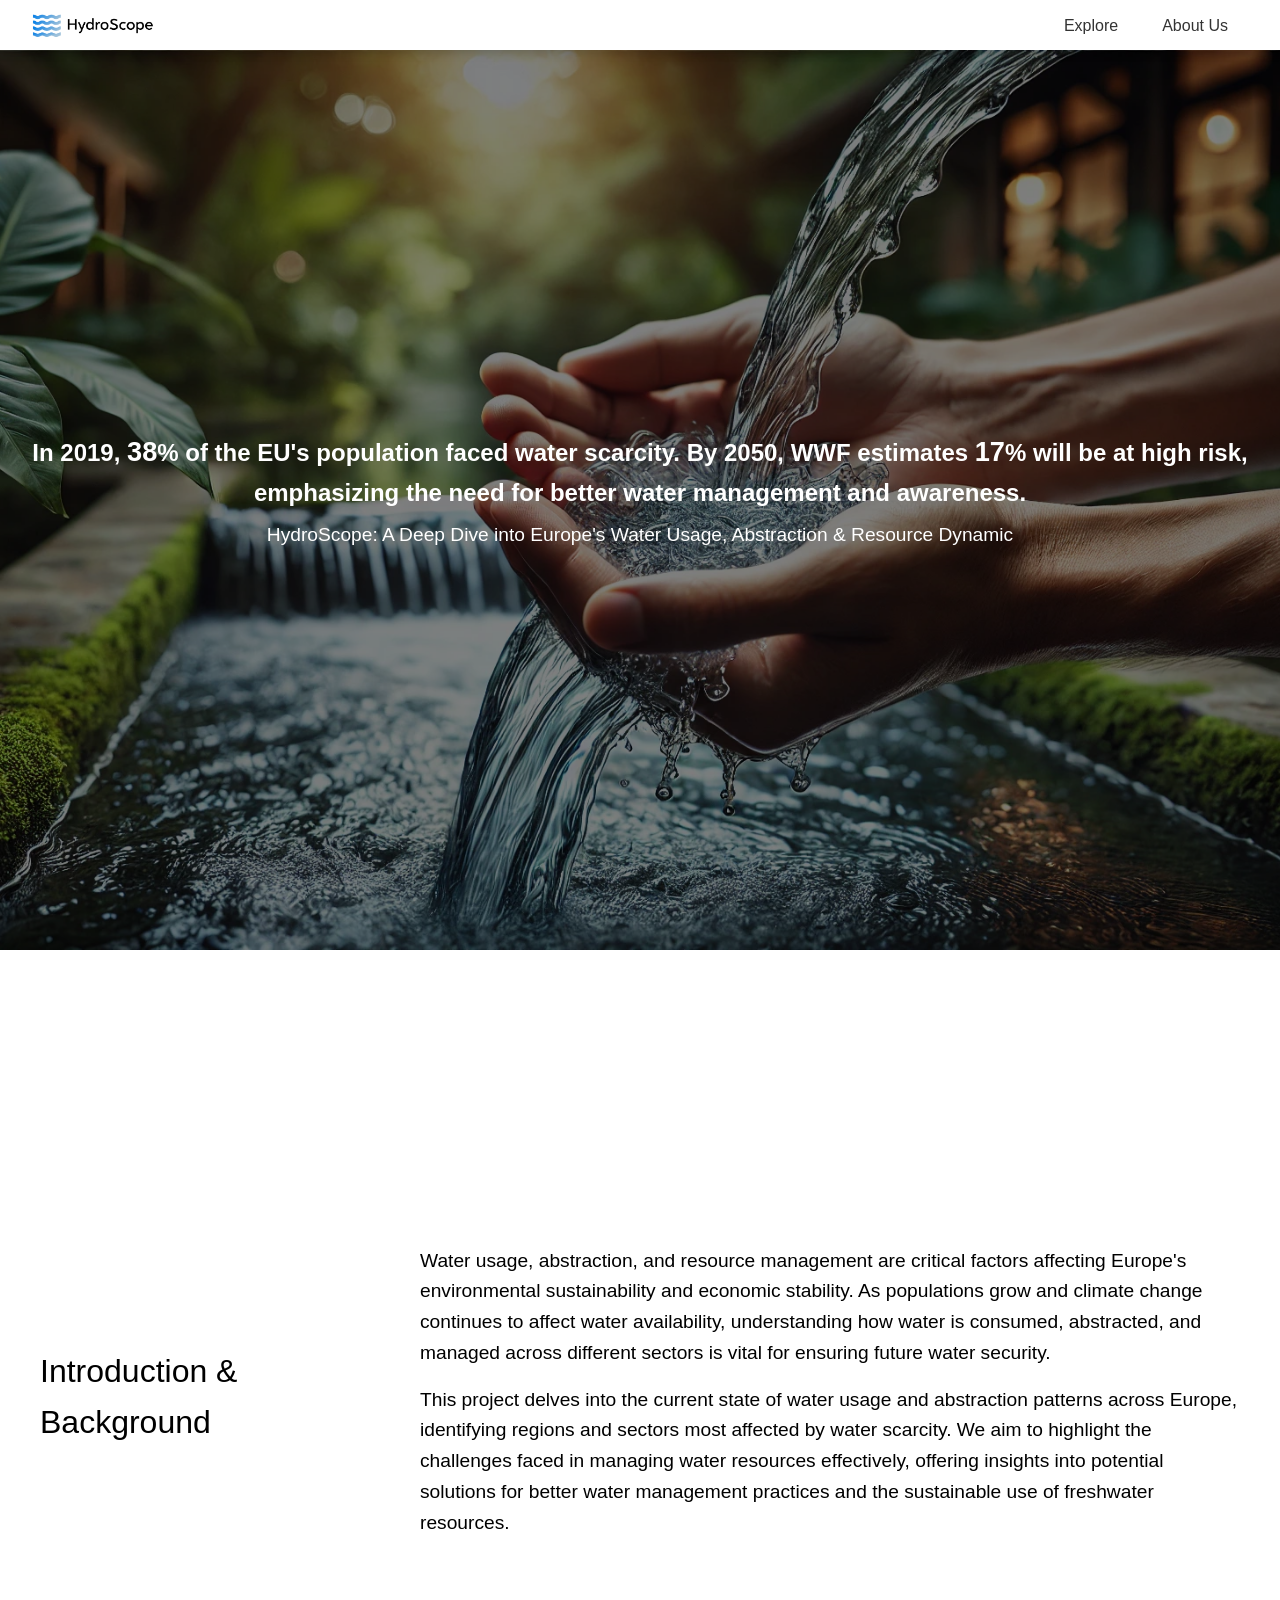
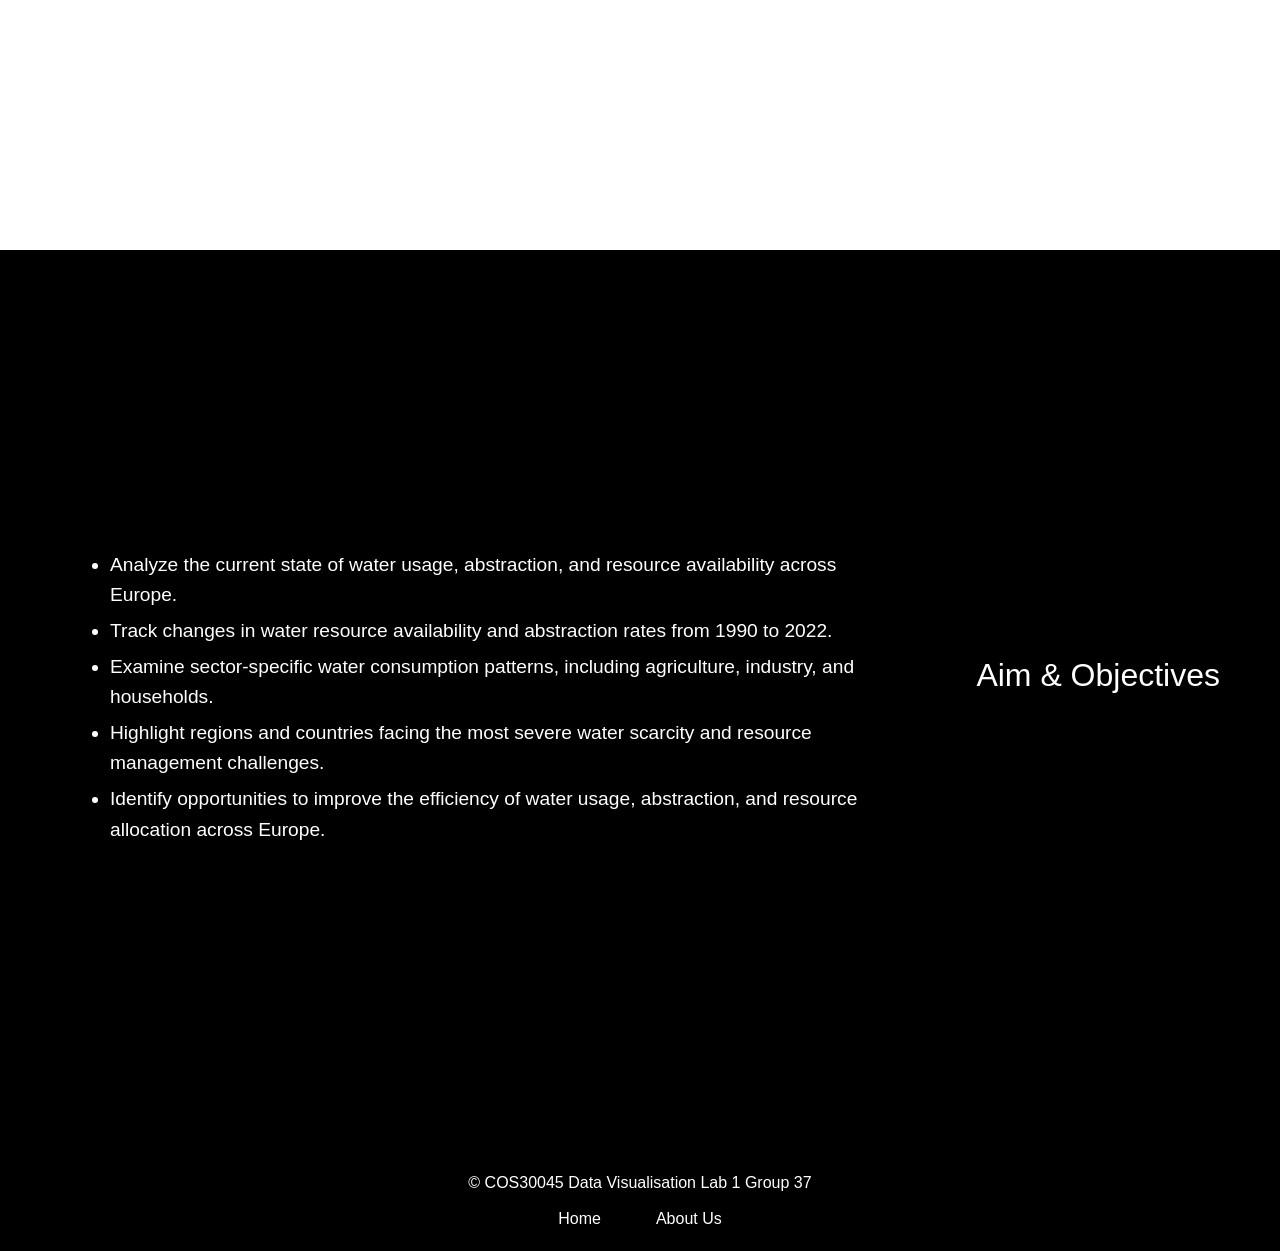
<file: index.html>
<!DOCTYPE html>
<html lang="en">
<head>
    <meta charset="UTF-8">
    <meta name="viewport" content="width=device-width, initial-scale=1.0">
    <title>Water Usage & Resources in Europe</title>
    <link rel="stylesheet" href="style.css">
    <script src="homepage.js" defer></script>
    <script src="https://code.jquery.com/jquery-3.6.0.min.js"></script>
</head>
<body>
<div class="container">
    <!-- Navigation Bar -->
    <nav class="navbar">
        <ul class="nav-list">
            <!-- Logo linked to the homepage -->
            <li class="nav-item logo">
                <a href="index.html"><img src="logo.png" alt="Logo" class="navbar-logo"></a>
            </li>
            <li class="nav-item dropdown">
                <a href="javascript:void(0)">Explore</a>
                <ul class="dropdown-list">
                    <li><a href="EuropeOverview.html">Europe-Wide Water Overview</a></li>
                    <li><a href="choropleth.html">Water Stress Map</a></li>
                    <li><a href="combined_barcharts.html">Country-Level Water Overview</a></li>                    
                </ul>
            </li>
            <li class="nav-item"><a href="aboutus.html">About Us</a></li>
        </ul>
    </nav>

    <!-- Title Section -->
    <section class="title-section">
        <div class="title-content">
            <h1>In 2019, <span class="count count-small" data-target="38">0</span>% of the EU's population faced water scarcity. By 2050, WWF estimates <span class="count" data-target="17">0</span>% will be at high risk, emphasizing the need for better water management and awareness.</h1>
            <p class="subtitle">HydroScope: A Deep Dive into Europe's Water Usage, Abstraction & Resource Dynamic</p>
        </div>
    </section>

    <!-- Intro Section -->
    <section id="intro-section" class="intro-section animate-on-scroll">
        <div class="content">
            <!-- Left aligned heading -->
            <div class="intro-title">
                <h2>Introduction & Background</h2>
            </div>
            <!-- Right aligned text content -->
            <div class="intro-text">
                <p>Water usage, abstraction, and resource management are critical factors affecting Europe's environmental sustainability and economic stability. As populations grow and climate change continues to affect water availability, understanding how water is consumed, abstracted, and managed across different sectors is vital for ensuring future water security.</p>
                <p>This project delves into the current state of water usage and abstraction patterns across Europe, identifying regions and sectors most affected by water scarcity. We aim to highlight the challenges faced in managing water resources effectively, offering insights into potential solutions for better water management practices and the sustainable use of freshwater resources.</p>
            </div>
        </div>
    </section>
    
    <!-- Objectives Section -->
    <section id="objectives-section" class="objectives-section animate-on-scroll">
        <div class="content">
            <!-- Left aligned list content -->
            <div class="objectives-text">
                <ul>
                    <li>Analyze the current state of water usage, abstraction, and resource availability across Europe.</li>
                    <li>Track changes in water resource availability and abstraction rates from 1990 to 2022.</li>
                    <li>Examine sector-specific water consumption patterns, including agriculture, industry, and households.</li>
                    <li>Highlight regions and countries facing the most severe water scarcity and resource management challenges.</li>
                    <li>Identify opportunities to improve the efficiency of water usage, abstraction, and resource allocation across Europe.</li>
                </ul>
            </div>
            
            <!-- Right aligned heading -->
            <div class="objectives-title">
                <h2>Aim & Objectives</h2>
            </div>
        </div>
    </section>

    <!-- Footer -->
    <footer class="footer">
        <p>&copy; COS30045 Data Visualisation Lab 1 Group 37</p>
        <ul class="footer-nav">
            <li><a href="index.html">Home</a></li>
            <li><a href="aboutus.html">About Us</a></li>
        </ul>
    </footer>
</div>
</body>
</html>
</file>
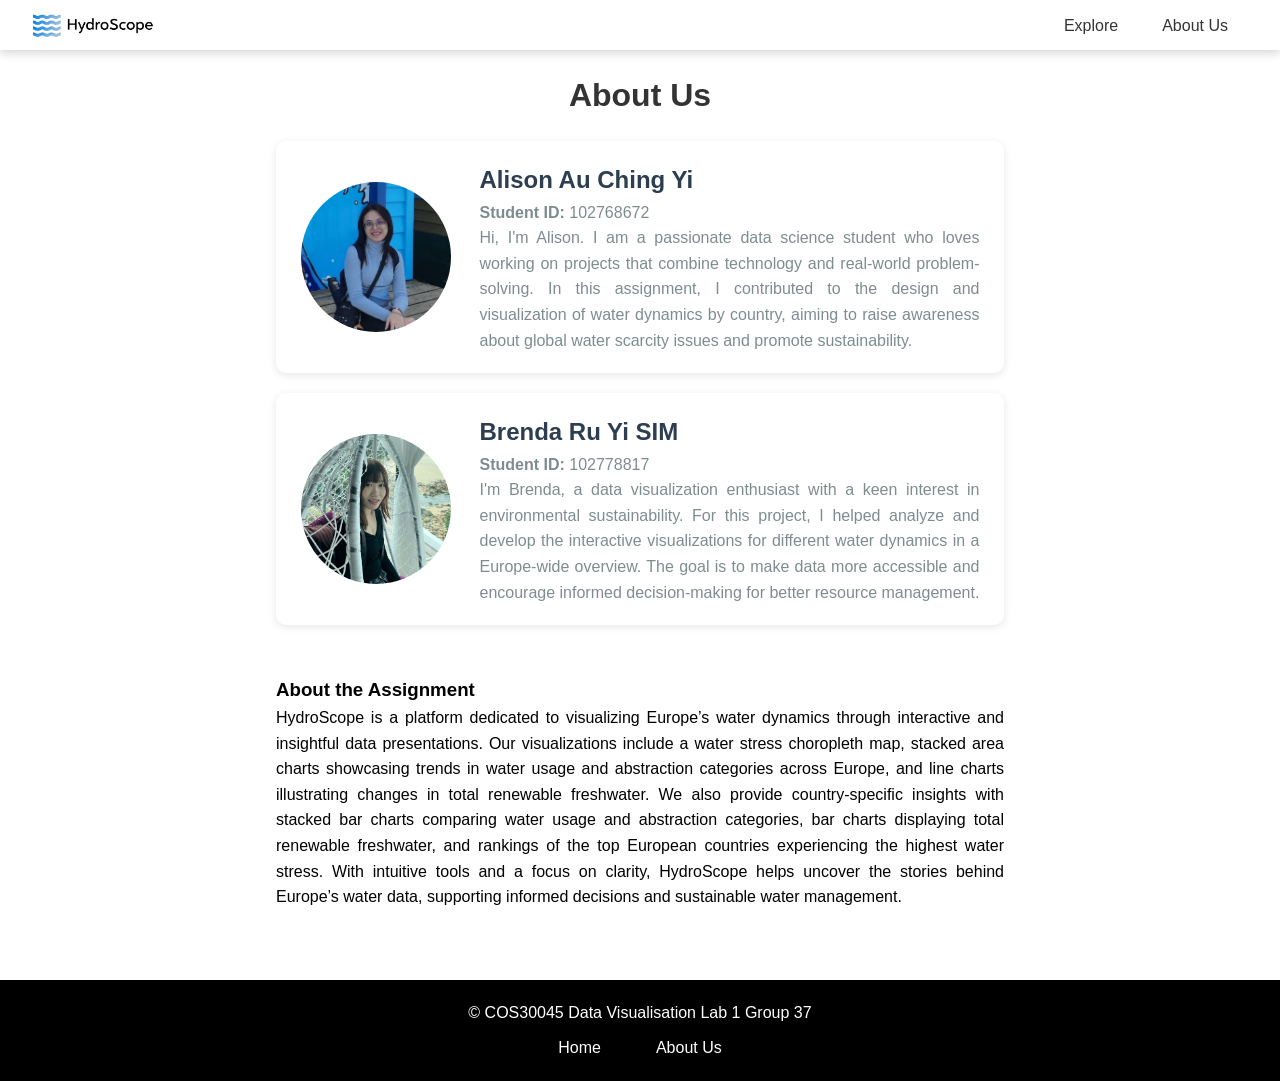
<file: aboutus.html>
<!DOCTYPE html>
<html lang="en">
<head>
    <meta charset="UTF-8">
    <meta name="viewport" content="width=device-width, initial-scale=1.0">
    <title>About Us - Group 9</title>
    <script src="https://d3js.org/d3.v7.min.js"></script>
    <link rel="stylesheet" href="style.css">
</head>
<body>
    <!-- Navigation Bar -->
    <nav class="navbar">
        <ul class="nav-list">
            <!-- Logo linked to the homepage -->
            <li class="nav-item logo">
                <a href="index.html"><img src="logo.png" alt="Logo" class="navbar-logo"></a>
            </li>
            <li class="nav-item dropdown">
                <a href="javascript:void(0)">Explore</a>
                <ul class="dropdown-list">
                    <li><a href="EuropeOverview.html">Europe-Wide Water Overview</a></li>
                    <li><a href="choropleth.html">Water Stress Map</a></li>
                    <li><a href="combined_barcharts.html">Country-Level Water Overview</a></li>                    
                </ul>
            </li>
            <li class="nav-item"><a href="aboutus.html">About Us</a></li>
        </ul>
    </nav>

    <div class="aboutus_container">
        <h1>About Us</h1>

        <div class="team-member">
            <img src="alison.jpg" alt="Alison Au Ching Yi" class="member-image">
            <div class="member-info">
                <h2>Alison Au Ching Yi</h2>
                <p><strong>Student ID:</strong> 102768672</p>
                <p>Hi, I'm Alison. I am a passionate data science student who loves working on projects that combine technology and real-world problem-solving. In this assignment, I contributed to the design and visualization of water dynamics by country, aiming to raise awareness about global water scarcity issues and promote sustainability.</p>
            </div>
        </div>

        <div class="team-member">
            <img src="brenda.jpg" alt="Brenda Ru Yi SIM" class="member-image">
            <div class="member-info">
                <h2>Brenda Ru Yi SIM</h2>
                <p><strong>Student ID:</strong> 102778817</p>
                <p>I'm Brenda, a data visualization enthusiast with a keen interest in environmental sustainability. For this project, I helped analyze and develop the interactive visualizations for different water dynamics in a Europe-wide overview. The goal is to make data more accessible and encourage informed decision-making for better resource management.</p>
            </div>
        </div>

        
        <div class="assi_desc">
            <h3>About the Assignment</h3>
            <p>HydroScope is a platform dedicated to visualizing Europe’s water dynamics through interactive and insightful data presentations. Our visualizations include a water stress choropleth map, stacked area charts showcasing trends in water usage and abstraction categories across Europe, and line charts illustrating changes in total renewable freshwater. We also provide country-specific insights with stacked bar charts comparing water usage and abstraction categories, bar charts displaying total renewable freshwater, and rankings of the top European countries experiencing the highest water stress. With intuitive tools and a focus on clarity, HydroScope helps uncover the stories behind Europe’s water data, supporting informed decisions and sustainable water management.</p>
        </div>
    </div>


    <!-- Footer -->
    <footer class="footer">
        <p>&copy; COS30045 Data Visualisation Lab 1 Group 37</p>
        <ul class="footer-nav">
            <li><a href="index.html">Home</a></li>
            <li><a href="aboutus.html">About Us</a></li>
        </ul>
    </footer>
</body>
</html>
</file>
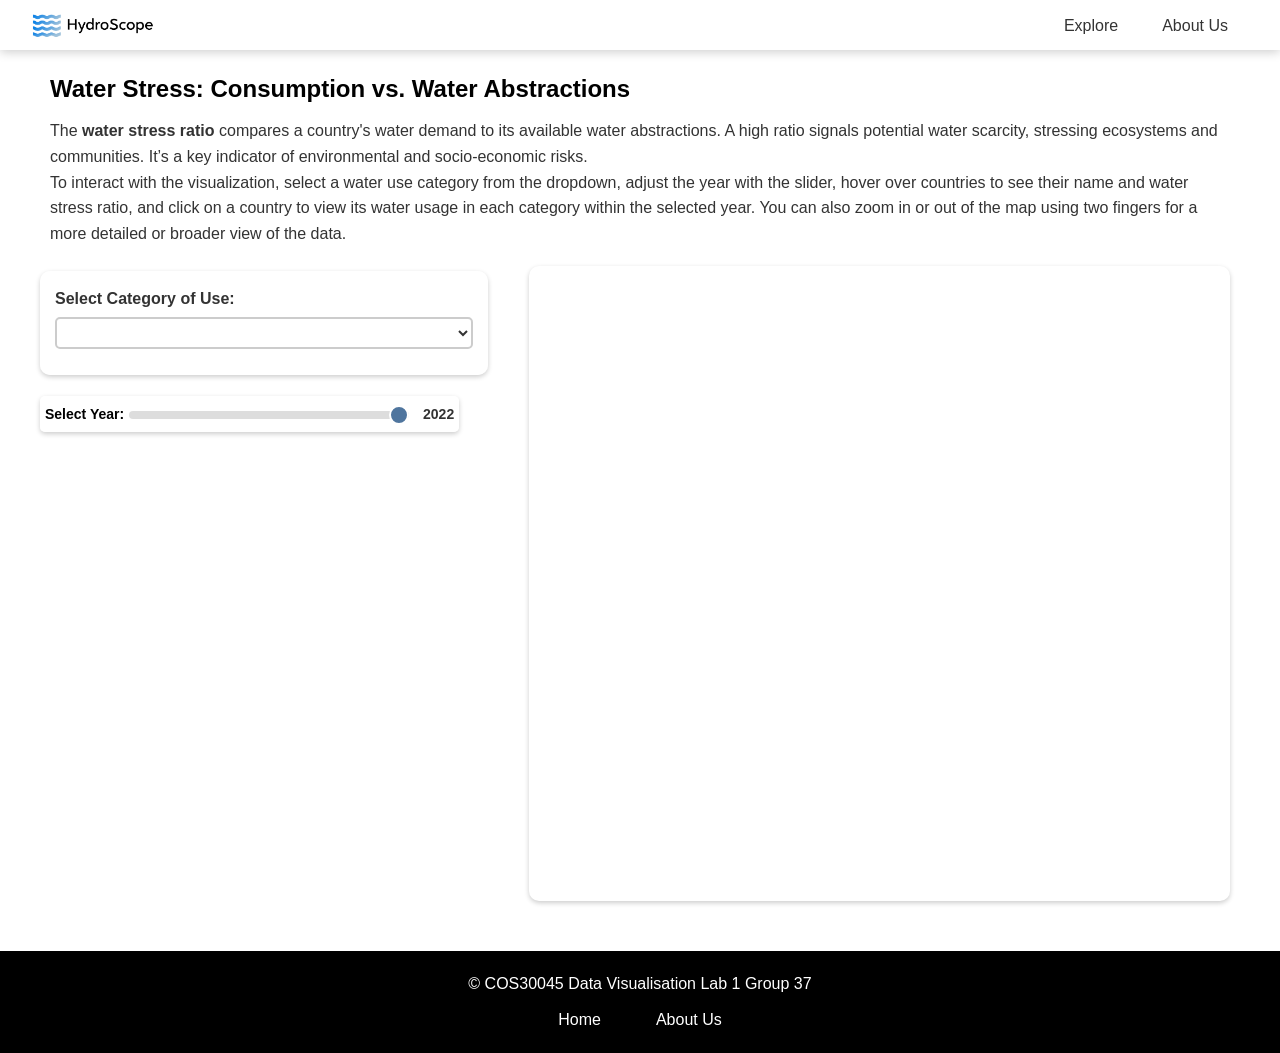
<file: choropleth.html>
<!DOCTYPE html>
<html lang="en">
<head>
    <meta charset="UTF-8">
    <meta name="viewport" content="width=device-width, initial-scale=1.0">
    <title>Water Stress Ratio Choropleth Map</title>
    <script src="https://d3js.org/d3.v7.min.js"></script>
    <link rel="stylesheet" href="style.css">
</head>
<body>
    <!-- Navigation Bar -->
    <nav class="navbar">
        <ul class="nav-list">
            <!-- Logo linked to the homepage -->
            <li class="nav-item logo">
                <a href="index.html"><img src="logo.png" alt="Logo" class="navbar-logo"></a>
            </li>
            <li class="nav-item dropdown">
                <a href="javascript:void(0)">Explore</a>
                <ul class="dropdown-list">
                    <li><a href="EuropeOverview.html">Europe-Wide Water Overview</a></li>
                    <li><a href="choropleth.html">Water Stress Map</a></li>
                    <li><a href="combined_barcharts.html">Country-Level Water Overview</a></li>                    
                </ul>
            </li>
            <li class="nav-item"><a href="aboutus.html">About Us</a></li>
        </ul>
    </nav>

    <div id="main-container">
    <!-- Title and Description Section -->
    <div id="title-description-container">
        <h1>Water Stress: Consumption vs. Water Abstractions</h1>
        <p>
            The <strong>water stress ratio</strong> compares a country's water demand to its available water abstractions. A high ratio signals potential water scarcity, stressing ecosystems and communities. It’s a key indicator of environmental and socio-economic risks.
        </p>
        <p>
            To interact with the visualization, select a water use category from the dropdown, adjust the year with the slider, hover over countries to see their name and water stress ratio, and click on a country to view its water usage in each category within the selected year. You can also zoom in or out of the map using two fingers for a more detailed or broader view of the data.
        </p>                                         
    </div>
    

    <div class="main-sub-container">
        <div class="first-container">
            <!-- Controls Section -->
            <div id="controls-container">
                <label for="measure-group">Select Category of Use:</label>
                <select id="measure-group"></select>
                <br><br>
            </div>

            <!-- Slider Container -->
            <div class="slider-wrapper">
                <div id="slider-container">
                    <label for="year-slider">Select Year:</label>
                    <input type="range" id="year-slider" min="1990" max="2022" step="1" value="2023">
                    <span id="year-value">2022</span>
                </div>
            </div>

            <!-- Donut Chart Container -->
            <div id="donut-chart-container">
                <div id="donut-chart"></div> <!-- Pie chart here -->
                <div id="legend-container"></div> <!-- Legend here -->
            </div>
        </div>
        <div class="second-container">
            <!-- Choropleth Map Container -->
            <div id="choropleth-container">
                <div id="horizontal-legend"></div> <!-- Legend here -->
                <!-- SVG container for choropleth map -->
                <div class="map-wrapper">
                    <svg class="choropleth-map" viewBox="0 0 2000 750" preserveAspectRatio="xMidYMid meet"></svg>
                </div>
            </div>
        </div>
    </div>

    <script src="choropleth.js"></script>
</div>
    <!-- Footer -->
    <footer class="footer">
        <p>&copy; COS30045 Data Visualisation Lab 1 Group 37</p>
        <ul class="footer-nav">
            <li><a href="index.html">Home</a></li>
            <li><a href="aboutus.html">About Us</a></li>
        </ul>
    </footer>
</body>
</html>
</file>
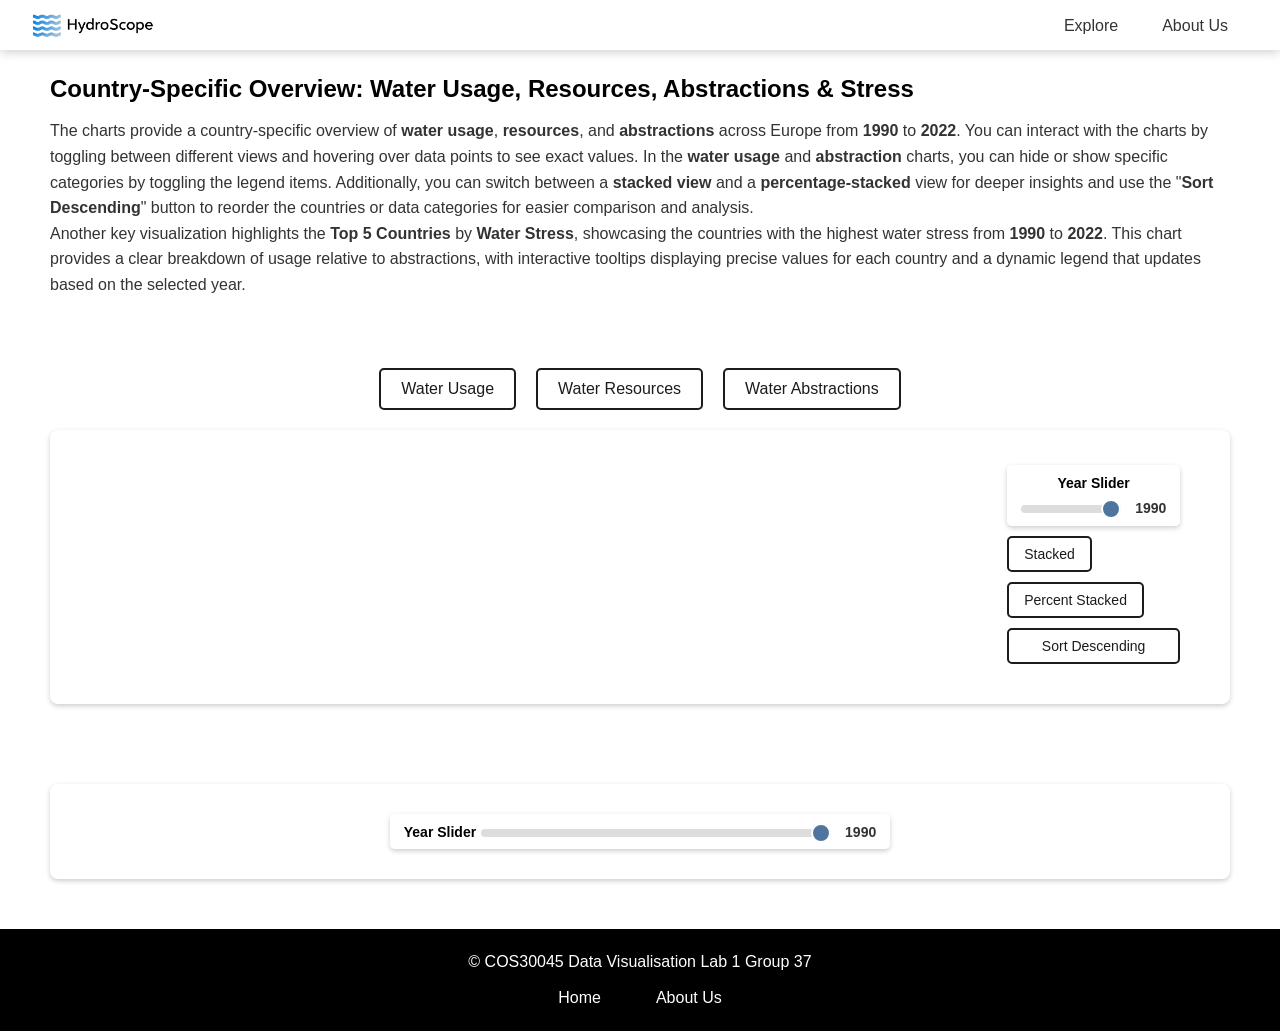
<file: combined_barcharts.html>
<!DOCTYPE html>
<html lang="en">
<head>
    <meta charset="UTF-8">
    <meta name="viewport" content="width=device-width, initial-scale=1.0">
    <title>Water Usage and Resources in Europe</title>
    <script src="https://d3js.org/d3.v7.min.js"></script>
    <link rel="stylesheet" href="style.css">
</head>
<body>
    <!-- Navigation Bar -->
    <nav class="navbar">
        <ul class="nav-list">
            <!-- Logo linked to the homepage -->
            <li class="nav-item logo">
                <a href="index.html"><img src="logo.png" alt="Logo" class="navbar-logo"></a>
            </li>
            <li class="nav-item dropdown">
                <a href="javascript:void(0)">Explore</a>
                <ul class="dropdown-list">
                    <li><a href="EuropeOverview.html">Europe-Wide Water Overview</a></li>
                    <li><a href="choropleth.html">Water Stress Map</a></li>
                    <li><a href="combined_barcharts.html">Country-Level Water Overview</a></li>                    
                </ul>
            </li>
            <li class="nav-item"><a href="aboutus.html">About Us</a></li>
        </ul>
    </nav>

    <!-- Title and Description Section -->
    <div id="title-description-container">
        <h1>Country-Specific Overview: Water Usage, Resources, Abstractions & Stress</h1>   
        <p>The charts provide a country-specific overview of <strong>water usage</strong>, <strong>resources</strong>, and <strong>abstractions</strong> across Europe from <strong>1990</strong> to <strong>2022</strong>. You can interact with the charts by toggling between different views and hovering over data points to see exact values. In the <strong>water usage</strong> and <strong>abstraction</strong> charts, you can hide or show specific categories by toggling the legend items. Additionally, you can switch between a <strong>stacked view</strong> and a <strong>percentage-stacked</strong> view for deeper insights and use the "<strong>Sort Descending</strong>" button to reorder the countries or data categories for easier comparison and analysis.</p>
        <p>Another key visualization highlights the <strong>Top 5 Countries</strong> by <strong>Water Stress</strong>, showcasing the countries with the highest water stress from <strong>1990</strong> to <strong>2022</strong>. This chart provides a clear breakdown of usage relative to abstractions, with interactive tooltips displaying precise values for each country and a dynamic legend that updates based on the selected year.</p>
    </div>
    <div id="barchart_visualizations-section" class="section">
        <div id="UsechartTitle"></div> 
        <div id="ResourcechartTitle"></div>
        <div id="AbstractchartTitle"></div>
        <div id="barchart_buttons-container">
            <button class="visualization-btn active" onclick="showChart('waterUsageChart')">Water Usage</button>
            <button class="visualization-btn" onclick="showChart('waterResourcesChart')">Water Resources</button>
            <button class="visualization-btn" onclick="showChart('waterAbstractionChart')">Water Abstractions</button>
        </div>
    </div>
    
    <script src="chart_toggle_buttons.js"></script>

    <!-- Chart 1 Section -->
    <section id="barchart1-section" class="barchart-section">
        <div class="barchart_container">
            <!-- Chart Section -->
            <div class="barchart" id="waterUsageChart"></div>
            <!-- Control Panel -->
            <div class="controls-panel">
                <div id="stacked_slider-container">
                    <label for="yearSlider">Year Slider</label>
                    <input type="range" id="yearSlider" min="1990" max="2022" step="1" value="2022">
                    <span id="yearLabel">1990</span>
                </div>
                <div class="controls">
                    <button class="stacked-visualization-btn" id="stackedButton">Stacked</button>
                    <button class="stacked-visualization-btn" id="percentStackedButton">Percent Stacked</button>
                    <!-- <button class="button" id="sort_descend">Sort Data</button> -->
                </div>
                <div id="legend"></div>
                <button class="stacked-visualization-btn" id="sortButton">Sort Descending</button>
            </div>
        </div>
    </section>
    
    <script src="usage_barchart.js"></script>

    <!-- Chart 2 Section -->
    <section id="barchart2-section" class="barchart-section" style="display: none;">  
        <div class="barchart_container_resources">
            <!-- Chart Section -->
            <div class="barchart" id="waterResourcesChart"></div>
            <div class="controls-panel">
                <div id="stacked_slider-container">
                    <label for="yearSlider">Year Slider</label>
                    <input type="range" id="year_Slider" min="1990" max="2022" step="1" value="2022">
                    <span id="ResourcesyearLabel">1990</span>
                </div>
                <div id="stacked_button-container">
                    <button class="stacked-visualization-btn" id="sortResourcesButton">Sort Descending</button>
                </div>
            </div>
        </div>
    </section>
    
    <script src="resources_barchart.js"></script>

    <!-- Chart 3 Section for Water Abstractions -->
    <section id="barchart3-section" class="barchart-section" style="display: none;">
        <div class="barchart_container">
            <!-- Chart Section -->
            <div class="barchart" id="waterAbstractionChart"></div>
            <!-- Control Panel -->
            <div class="controls-panel">
                <div id="stacked_slider-container">
                    <label for="yearAbstractionSlider">Year Slider</label>
                    <input type="range" id="yearAbstractionSlider" min="1990" max="2022" step="1" value="2022">
                    <span id="AbsyearLabel">1990</span>
                </div>
                <div class="controls">
                    <button class="stacked-visualization-btn" id="abstraction_stackedButton">Stacked</button>
                    <button class="stacked-visualization-btn" id="abstraction_percentStackedButton">Percent Stacked</button>
                </div>
                <div id="legendAbstraction"></div>
                <button class="stacked-visualization-btn" id="sortAbstractionButton">Sort Descending</button>
            </div>
        </div>
    </section>
    
    <script src="abstract_barchart.js"></script>

    <div id="title-description-container">
        <div id="chartTitle"></div> <!-- This will hold the chart title -->
    </div>

    <!-- Chart 4 Section -->
    <section id="barchart4-section" class="barchart-section">
        <div id="top5_slider-container">
            <label for="top5Slider">Year Slider</label>
            <input type="range" id="top5Slider" min="1990" max="2022" step="1" value="2022">
            <span id="top5Label">1990</span>
        </div>
        <div class="barchart_container_top5">
            <!-- Chart Section -->
            <div class="barchart" id="waterRatioChart">
                <div id="top5Chart"></div>
                <!-- <div id="legendContainer"></div> -->
            </div>
        </div>
    </section>

    <script src="top5_country.js"></script>

    <!-- Footer -->
    <footer class="footer">
        <p>&copy; COS30045 Data Visualisation Lab 1 Group 37</p>
        <ul class="footer-nav">
            <li><a href="index.html">Home</a></li>
            <li><a href="aboutus.html">About Us</a></li>
        </ul>
    </footer>
</body>
</html>
</file>
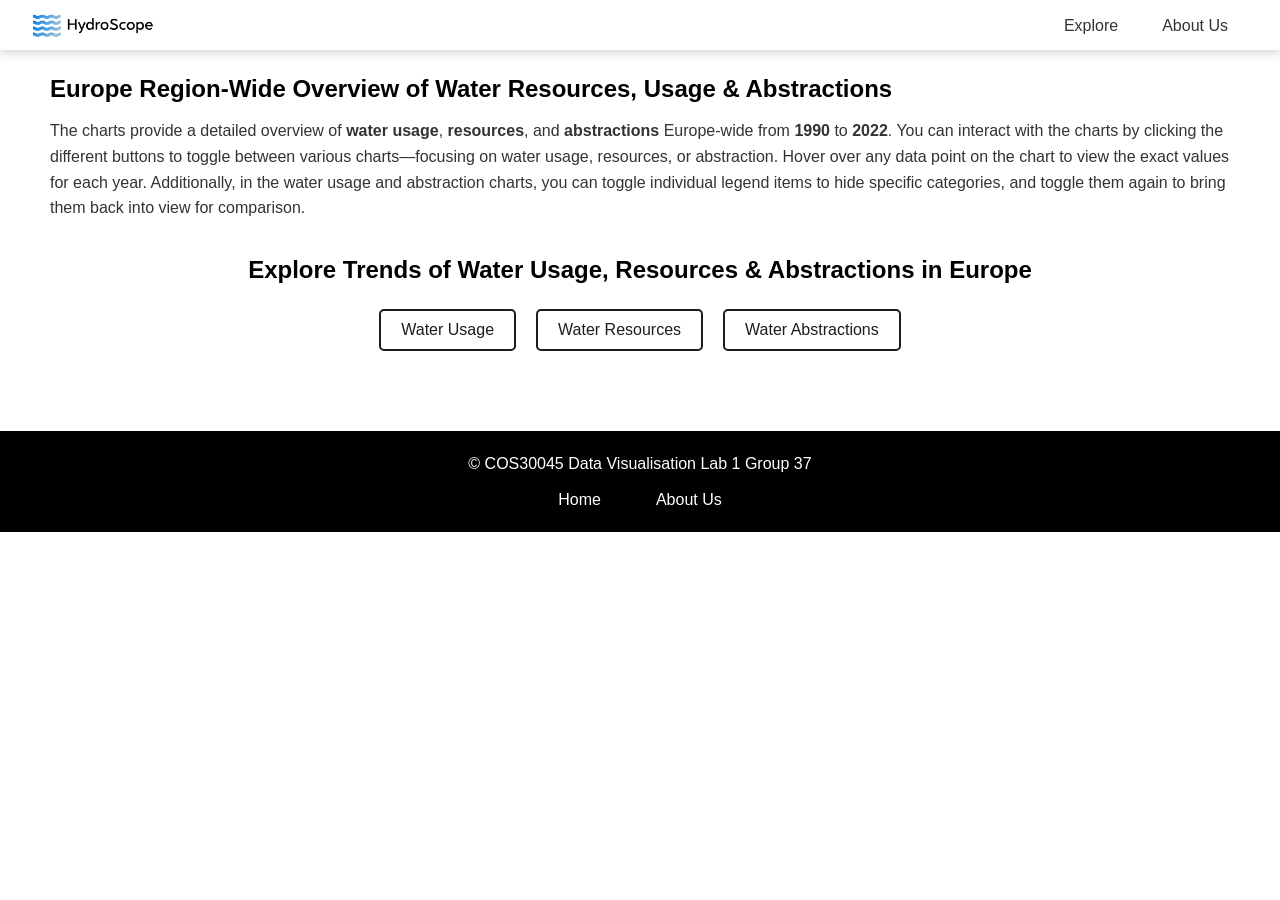
<file: EuropeOverview.html>
<!DOCTYPE html>
<html lang="en">
<head>
  <meta charset="UTF-8">
  <meta name="viewport" content="width=device-width, initial-scale=1.0">
  <title>Europe Region-Wide Overview</title>
  <script src="https://d3js.org/d3.v7.min.js"></script>
  
  <link rel="stylesheet" href="style.css">
</head>
<body>
    <!-- Navigation Bar -->
    <nav class="navbar">
        <ul class="nav-list">
            <!-- Logo linked to the homepage -->
            <li class="nav-item logo">
                <a href="index.html"><img src="logo.png" alt="Logo" class="navbar-logo"></a>
            </li>
            <li class="nav-item dropdown">
                <a href="javascript:void(0)">Explore</a>
                <ul class="dropdown-list">
                    <li><a href="EuropeOverview.html">Europe-Wide Water Overview</a></li>
                    <li><a href="choropleth.html">Water Stress Map</a></li>
                    <li><a href="combined_barcharts.html">Country-Level Water Overview</a></li>                    
                </ul>
            </li>
            <li class="nav-item"><a href="aboutus.html">About Us</a></li>
        </ul>
    </nav>

    <div id="title-description-container">
        <h1>Europe Region-Wide Overview of Water Resources, Usage & Abstractions</h1>
        <p> The charts provide a detailed overview of <strong>water usage</strong>, <strong>resources</strong>, and <strong>abstractions</strong> Europe-wide from <strong>1990</strong> to <strong>2022</strong>. You can interact with the charts by clicking the different buttons to toggle between various charts—focusing on water usage, resources, or abstraction. Hover over any data point on the chart to view the exact values for each year. Additionally, in the water usage and abstraction charts, you can toggle individual legend items to hide specific categories, and toggle them again to bring them back into view for comparison. </p>
    </div>      

  <div id="visualizations-section" class="section">
      <h2>Explore Trends of Water Usage, Resources & Abstractions in Europe</h2>
      <div id="buttons-container">
          <button class="visualization-btn" onclick="showChart('waterUsageChart')">Water Usage</button>
          <button class="visualization-btn" onclick="showChart('waterResourcesChart')">Water Resources</button>
          <button class="visualization-btn" onclick="showChart('waterAbstractionChart')">Water Abstractions</button>
      </div>
      <div id="charts-container">
          <div id="waterUsageChart" class="chart">
              <svg id="usage-svg" width="1400" height="480"></svg>
          </div>
          <div id="waterResourcesChart" class="chart" style="display: none;">
              <svg id="resources-svg" width="1400" height="480"></svg>
          </div>
          <div id="waterAbstractionChart" class="chart" style="display: none;">
              <svg id="abstraction-svg" width="1400" height="480"></svg>
          </div>
      </div>
  </div>
    <!-- Footer -->
    <footer class="footer">
        <p>&copy; COS30045 Data Visualisation Lab 1 Group 37</p>
        <ul class="footer-nav">
            <li><a href="index.html">Home</a></li>
            <li><a href="aboutus.html">About Us</a></li>
        </ul>
    </footer>

  <script src="europe_overview.js"></script>
</body>
</html>
</file>
<file: style.css>
* {
    margin: 0;
    padding: 0;
    box-sizing: border-box;
}

body {
    font-family: Helvetica, Arial, sans-serif;
    line-height: 1.6;
    overflow-x: hidden;
}

/* Title Section with full background image */
.title-section {
    position: relative;
    display: flex;
    flex-direction: column;
    align-items: center;
    justify-content: center;
    min-height: 100vh;
    background-image: url('title_bg1.jpeg');
    background-size: cover;
    background-position: center; /* Moves the background down 30% */
    color: #fff;
    text-align: center;
    overflow: hidden;
}

.title-section::before {
    content: "";
    position: absolute;
    top: 0;
    left: 0;
    width: 100%;
    height: 100%;
    background-color: rgba(0, 0, 0, 0.5);
    z-index: 1;
}

.title-content {
    position: relative;
    z-index: 2;
}

.title-section h1 {
    font-size: 1.5rem;
    margin-left: 1.5rem;
    margin-right: 1.5rem;
    margin-bottom: 0.5rem;
}

/* Counter Styling - Keeps its original animation */
.count {
    display: inline-block;
    width: 2ch;
    text-align: center;
    font-variant-numeric: tabular-nums;
    color: #fff;
    font-size: 1.7rem; /* Adjust size */
}

.subtitle {
    font-size: 1.2rem;
    margin-bottom: 1.2rem;
}

/* Subtitle fade-in animation with a delay */
.subtitle {
    opacity: 0; /* Initially hidden */
    animation: fadeInSubtitle 1.5s ease 2s forwards; /* 1.5s fade-in, start after 2s */
}

@keyframes fadeInSubtitle {
    0% {
        opacity: 0;
    }
    100% {
        opacity: 1;
    }
}


/* Intro section layout */
.intro-section {
    display: flex;
    justify-content: center; /* Center the content horizontally */
    align-items: center; /* Center vertically */
    padding: 60px 20px;
    min-height: 100vh;
    background-color: #fff;
    color: #000;
}

.intro-section .content {
    display: flex;
    width: 100%; /* Full width */
    max-width: 1200px; /* Adjust max-width as needed */
    align-items: flex-start; /* Align items at the start */
    gap: 20px; /* Space between h2 and p elements */
}

/* Left aligned heading */
.intro-section .intro-title {
    flex: 1;
    max-width: 30%; /* Adjust width as needed */
    text-align: left;
}

.intro-section .intro-title h2 {
    font-size: 2rem;
    font-weight: normal;
    margin-top: 100px;
}

/* Right aligned text content */
.intro-section .intro-text {
    flex: 2;
    max-width: 70%; /* Adjust width as needed */
    text-align: left;
}

.intro-section .intro-text p {
    font-size: 1.2rem;
    line-height: 1.6;
    margin-bottom: 1rem; /* Adds space between paragraphs */
}

/* Objectives section layout */
.objectives-section {
    display: flex;
    align-items: center;
    justify-content: center;
    min-height: 100vh;
    padding: 60px 20px;
    background-color: #000;
    color: #fff;
}

.objectives-section .content {
    display: flex;
    align-items: flex-start;
    width: 100%;
    max-width: 1200px;
}

/* Left aligned list content */
.objectives-section .objectives-text {
    flex: 2;
    max-width: 70%;
    text-align: left;
    margin-left: 50px;

}

.objectives-section ul {
    list-style-type: disc;
    padding-left: 20px;
    margin: 0;
}

.objectives-section ul li {
    font-size: 1.2rem;
    margin-bottom: 0.3rem;
}

/* Right aligned heading */
.objectives-section .objectives-title {
    flex: 1;
    max-width: 30%;
    text-align: right;
    margin-right: 20px;
}

.objectives-section .objectives-title h2 {
    font-size: 2rem;
    margin: 0;
    padding: 0;
    font-weight: normal;
    margin-top: 100px;
}

/* Container that wraps all sections and takes full page height */
.container {
    position: relative;
    min-height: 100vh;
    overflow: visible; /* Change to visible to see if overflow is an issue */
}

/* Button Section - Positioned at the Bottom Right of the Page */
.button-section {
    position: absolute; /* Places it relative to the container */
    bottom: 150px;
    right: 30px;
}

/* Main Button Styling */
.bounceBtn {
    position: relative;
    text-decoration: none;
    padding: 0 17px;
    height: 50px;
    border-radius: 100px;
    line-height: 50px;
    text-align: center;
    font-size: 20px;
    font-weight: bold;
    color: #fff; /* White text */
    background-color: transparent; /* Transparent background */
    border: 2px solid #fff; /* White border */
    overflow: hidden;
    transition: all 0.4s ease;
    cursor: pointer;
    display: inline-flex;
    align-items: center;
    justify-content: center;
    animation: jump 1s ease infinite; /* Add jumping animation */
}

.bounceBtn {
    animation: bounce 2s infinite; /* Apply the bounce animation */
    display: flex;
    justify-content: center;
    align-items: center;
    height: 100%; /* Ensure it takes the height of the button section */
}

@keyframes bounce {
    0%, 20%, 50%, 80%, 100% {
        transform: translateY(0); /* Original position */
    }
    40% {
        transform: translateY(-10px); /* First jump up */
    }
    60% {
        transform: translateY(-5px); /* Bounce back down */
    }
}

/* Background and text color change on hover */
.bounceBtn:hover {
    background-color: #fff; /* White background on hover */
    color: #000; /* Black text on hover */
}

/* Styling for the + symbol */
.bounceBtn span {
    font-size: 30px;
    color: #fff; /* White color for the + symbol */
    transition: color 0.4s ease;
}

/* Change color of + symbol on hover */
.bounceBtn:hover span {
    color: #000; /* Black color on hover */
}

/* Expanding Label */
.bounceBtn label {
    width: 0;
    opacity: 0;
    white-space: nowrap;
    color: #fff; /* White color initially */
    font-size: 16px;
    font-weight: normal;
    font-family: Helvetica, Arial, sans-serif;
    margin-left: 0;
    overflow: hidden;
    transition: all 0.4s ease;
    pointer-events: none;
}

/* Label expansion on hover */
.bounceBtn:hover label {
    width: auto;
    opacity: 1;
    margin-left: 10px;
    color: #000; /* Black color on hover */
}

/* Initially hidden content */
.animate-on-scroll {
    opacity: 0;
    transform: translateY(20px);
    transition: opacity 1s ease, transform 1s ease;
}

/* Apply fade-in effect when elements are in view */
.animate-normal {
    opacity: 1;
    transform: translateY(0);
}

/* Navbar styling */
.navbar {
    background-color: #fff;
    padding: 5px 20px; /* Reduced the top and bottom padding to make the navbar shorter */
    position: sticky;
    top: 0;
    width: 100%;
    z-index: 1000;
    height: 50px; /* Optional: you can also define a fixed height */
    box-shadow: 0 2px 10px rgba(0, 0, 0, 0.2); /* Optional: shadow effect */
}

/* Navbar list styling */
.navbar .nav-list {
    list-style-type: none;
    display: flex;
    justify-content: flex-start;
    margin: 0;
    padding: 0;
    align-items: flex-start; /* Align items at the top of the navbar */
}

/* Logo styling */
.navbar-logo {
    height: 25px; /* Adjust logo size */
    width: auto;
    display: block;
}

/* Adjusting the spacing between the items */
.navbar .nav-item {
    margin-right: 20px; /* Space between items */
}

/* Styling for the list item links */
.navbar .nav-item a {
    text-decoration: none;
    color: #333;
    font-size: 16px;
    padding: 8px 12px;
    display: flex;
    align-items: center;
}

.navbar .nav-item a:hover{
    color: #aaa;
}

/* Adjust the logo item to push the other items beside it */
.navbar .nav-item.logo {
    margin-right: auto; /* Pushes the logo to the left side */
}

/* Dropdown styling */
.navbar .dropdown {
    position: relative;
    z-index: 1050; /* Higher z-index for the dropdown button */
}
.navbar .dropdown:hover .dropdown-list {
    display: block;
}
/* Hidden dropdown list */
.navbar .dropdown-list {
    display: none;
    list-style-type: none;
    position: absolute;
    top: 100%;
    background-color: #fff;
    padding: 0;
    width: 150px;
    margin-top: 2px;
    z-index: 1; /* Lower z-index to place it behind the dropdown button */
}
/* Styling for dropdown list items */
.navbar .dropdown-list li a {
    color: #333;
    font-size: 14px;
    display: block;
    padding: 8px 12px;
}
.navbar .dropdown-list li a:hover {
    background-color: #f0f0f0;
    color: #aaa;
}

/* Footer styling */
.footer {
    background-color: black;
    color: #fff;
    padding: 20px;
    text-align: center;
    z-index: 5; /* Footer has a lower z-index */
}

.footer p {
    margin: 0 0 10px;
}

.footer-nav {
    list-style-type: none;
    padding: 0;
    margin: 0;
    display: flex;
    justify-content: center;
    gap: 15px;
}

.footer-nav li {
    display: inline;
}

.footer-nav a {
    color: #fff;
    text-decoration: none;
    transition: color 0.3s;
    padding: 0px 20px;
}

.footer-nav a:hover {
    color: #aaa;
}

/*Choropleth*/
/* Controls Section */
#controls-container {
    position: absolute;  /* Absolute positioning for larger screens */
    margin-top: 5px;  /* Adjust top space for positioning */
    left: 40px;
    width: 35%;
    z-index: 20;  /* Ensure it stays on top of the map */
    color: #333;
    background-color: rgba(255, 255, 255, 0.7); /* Optional: background for better visibility */
    padding: 10px 15px;
    padding-bottom: 0px;
    border-radius: 10px;
    box-shadow: 0 2px 5px rgba(0, 0, 0, 0.2); /* Optional: shadow effect */
}

/* Style for the dropdown (select) inside controls container */
#controls-container select {
    font-size: 14px; /* Set the font size */
    padding: 5px 12px; /* Add padding to make the dropdown more clickable */
    width: 100%; /* Make the dropdown take full width of its container */
    border: 2px solid #ccc; /* Border with a light gray color */
    border-radius: 5px; /* Rounded corners for a softer look */
    background-color: #fff; /* White background */
    color: #333; /* Dark text color for better readability */
    cursor: pointer; /* Change cursor to pointer to indicate interactivity */
    box-sizing: border-box; /* Make sure padding does not affect the width */
    transition: border-color 0.3s ease; /* Smooth transition effect for focus state */
}

#controls-container select:hover {
    background-color: #e0e0e0; /* Hover effect for the select box */
    border-color: #999;
}

#controls-container select option {
    font-size: 14px; /* Ensure consistent font size */
    padding: 8px; /* Spacing for better readability */
    background-color: #fff; /* Default background color */
    color: #333; /* Default text color */
}

/* Hover effect for the options */
#controls-container select option:hover {
    background-color: #f0f0f0; /* Background color when hovered */
    color: #000; /* Text color when hovered */
}

/* Style the label to be consistent with the input elements */
#controls-container label {
    font-size: 16px; /* Same font size as the dropdown */
    font-weight: bold;
    color: #333; /* Dark color for better readability */
    display: block; /* Make the label a block-level element to ensure it spans full width */
    margin: 5px 0px; /* Space between label and input */
}

/* Choropleth Map Container */
#choropleth-container {
    width: 100%;
}

/* Tooltip styling */
.tooltip {
    position: absolute;
    background-color: rgba(0, 0, 0, 0.8); /* Dark background */
    color: #ffffff; /* White text */
    padding: 8px;
    border-radius: 5px;
    pointer-events: none;
    opacity: 0; /* Initially hidden */
    transition: opacity 0.2s;
    font-size: 14px; /* Optional: Adjust font size */
    z-index: 15;
}


/* Slider Container */
#slider-container label{
    font-size: 16px; /* Same font size as the dropdown */
    font-weight: bold;
}

/* Styling for the range slider */
/* Slider Container */
#slider-container {
    position: absolute;
    left: 40px;       /* Distance from the left edge */
    margin-top: 110px;       /* Adjust the position */
    background-color: rgba(255, 255, 255, 0.7); /* Light background for contrast */
    padding: 5px;
    border-radius: 5px;
    box-shadow: 0 2px 5px rgba(0, 0, 0, 0.2);  /* Shadow effect */
    z-index: 15;      /* Ensure it stays above the map */
}

#stacked_slider-container {
    margin: 0 auto; /* Center the box */
    background-color: rgba(255, 255, 255, 0.7); /* Light background for contrast */
    padding: 5px; /* Reduced padding */
    border-radius: 5px;
    box-shadow: 0 2px 5px rgba(0, 0, 0, 0.2); /* Shadow effect */
    text-align: center;
    max-width: 250px; /* Set a maximum width */
}

#top5_slider-container {
    margin: 0 auto; /* Center the box */
    background-color: rgba(255, 255, 255, 0.7); /* Light background for contrast */
    padding: 5px; /* Reduced padding */
    border-radius: 5px;
    box-shadow: 0 2px 5px rgba(0, 0, 0, 0.2); /* Shadow effect */
    text-align: center;
    max-width: 500px; /* Set a maximum width */
    margin: 20px auto;
}

/* Label Styling */
#slider-container label,
#stacked_slider-container label, 
#top5_slider-container label{
    font-size: 14px; /* Font size */
    font-weight: bold;
    margin-bottom: 5px; /* Space between label and slider */
}


/* Styling for the range slider */
#slider-container input[type="range"] {
    appearance: none; /* Standard property for compatibility */
    -webkit-appearance: none; /* Vendor prefix for Webkit browsers */
    -moz-appearance: none; /* Vendor prefix for Mozilla browsers */
    width: 280px; /* Adjust width of the slider */
    height: 8px; /* Height of the slider */
    background: #ddd; /* Base background color */
    outline: none; /* Remove outline */
    border-radius: 5px; /* Rounded corners */
    transition: background 0.3s ease; /* Smooth transition */
}

#stacked_slider-container input[type="range"] {
    appearance: none; /* Standard property for compatibility */
    -webkit-appearance: none; /* Vendor prefix for Webkit browsers */
    -moz-appearance: none; /* Vendor prefix for Mozilla browsers */
    width: 100px; /* Adjust width of the slider */
    height: 8px; /* Height of the slider */
    background: #ddd; /* Base background color */
    outline: none; /* Remove outline */
    border-radius: 5px; /* Rounded corners */
    transition: background 0.3s ease; /* Smooth transition */
}

#top5_slider-container input[type="range"]{
    appearance: none; /* Standard property for compatibility */
    -webkit-appearance: none; /* Vendor prefix for Webkit browsers */
    -moz-appearance: none; /* Vendor prefix for Mozilla browsers */
    width: 350px; /* Adjust width of the slider */
    height: 8px; /* Height of the slider */
    background: #ddd; /* Base background color */
    outline: none; /* Remove outline */
    border-radius: 5px; /* Rounded corners */
    transition: background 0.3s ease; /* Smooth transition */
}

/* Thumb styling for the range slider */
#slider-container input[type="range"]::-webkit-slider-thumb,
#stacked_slider-container input[type="range"]::-webkit-slider-thumb,
#top5_slider-container input[type="range"]::-webkit-slider-thumb{
    -webkit-appearance: none; /* Remove default appearance */
    width: 20px; /* Thumb width */
    height: 20px; /* Thumb height */
    background: #4f759e; /* Blue color for the thumb */
    border-radius: 50%; /* Circular thumb */
    cursor: pointer; /* Change cursor on hover */
    border: 2px solid #fff; /* Optional border around the thumb */
    transition: background 0.3s ease; /* Smooth transition */
}

#slider-container input[type="range"]::-moz-range-thumb {
    width: 20px; /* Thumb width */
    height: 20px; /* Thumb height */
    background: #007bff; /* Blue color for the thumb */
    border-radius: 50%; /* Circular thumb */
    cursor: pointer; /* Change cursor on hover */
    border: 2px solid #fff; /* Optional border around the thumb */
    transition: background 0.3s ease; /* Smooth transition */
}

#slider-container input[type="range"]::-ms-thumb {
    width: 20px; /* Thumb width */
    height: 20px; /* Thumb height */
    background: #007bff; /* Blue color for the thumb */
    border-radius: 50%; /* Circular thumb */
    cursor: pointer; /* Change cursor on hover */
    border: 2px solid #fff; /* Optional border around the thumb */
    transition: background 0.3s ease; /* Smooth transition */
}

/* Hover effect for the thumb */
#slider-container input[type="range"]::-webkit-slider-thumb:hover,
#stacked_slider-container input[type="range"]::-webkit-slider-thumb:hover {
    background: #0056b3; /* Darker blue when hovered */
}

#slider-container input[type="range"]::-moz-range-thumb:hover {
    background: #0056b3; /* Darker blue when hovered */
}

#slider-container input[type="range"]::-ms-thumb:hover {
    background: #0056b3; /* Darker blue when hovered */
}

/* Styling for the year value text */
#year-value, #yearLabel, #ResourcesyearLabel, #AbsyearLabel, #top5Label{
    margin-left: 10px;
    font-size: 14px;
    color: #333;
    font-weight: bold; /* Optional: make the year value stand out */
}


#title-description-container {
    margin: 10px 40px; /* Adjust margins as needed */
    padding: 10px;
}

#title-description-container h1 {
    font-size: 1.5rem; /* Adjust title font size as needed */
    margin-bottom: 10px;
}

#title-description-container p {
    font-size: 16px; /* Adjust paragraph font size */
    color: #333; /* Text color */
}

/* Base styling for the legend container */
#legend-container {
    position: absolute;
    left: 2vw;
    z-index: 10; /* Ensure it stays above the map */
}

/* Media query for smaller screens */
@media screen and (max-width: 1200px) {
    #legend-container {
        top: auto; /* Reset top position */
        left: 5vw; /* Optionally adjust the horizontal positioning */
        transform: translateY(80%); /* Add or tweak transform if necessary */
    }
}

#donut-chart-container {
    width: 440px;
    height: 300px;
    left: 40px;
    background: rgba(255, 255, 255, 0.7);
    box-shadow: 0 2px 5px rgba(0, 0, 0, 0.2);
    border-radius: 10px;
    padding: 20px;
    margin-left: 40px;
    margin-top: 180px;
    overflow: visible; /* Ensure content is not cut off */
    display: none; /* Hide the container initially */
}

/* Base styling for the legend container inside donut chart */
#legend-container {
    position: absolute; /* Absolute positioning inside donut chart */
    bottom: 50px; /* Position at the bottom of the container */
    left: 25px; /* Slight offset to the left */
    z-index: 15; /* Ensure it's visible on top */
    display: flex;
    flex-direction: column;
    gap: 8px; /* Space between legend items */
    font-size: 14px; /* Adjust font size for readability */
    color: #333; /* Color for the legend text */
}

/* Main container for content */
#main-container {
    flex: 1; /* Allows the content to expand while footer stays at the bottom */
}

#horizontal-legend {
    margin-left: 20px !important;
    display: flex;
    flex-wrap: wrap; /* Wrap legend items if screen width is limited */
    gap: 5px; 
    margin-top: 5px;
    font-size: 14px;
}

.slider-wrapper {
    display: flex; /* Use flexbox */
    flex-direction: row; /* Stack items vertically (rows) */
    gap: 20px; /* Add some space between the two containers */
    margin: 20px; /* Optional: Adds margin around the wrapper */
}
.main-sub-container {
    display: flex; /* Enables Flexbox */
    gap: 20px; /* Adds space between the two containers */
    height: auto;
}
.first-container {
    width: 40%; /* First container takes 40% */
    max-width: 40%; /* Maximum width of 40% */
}

.second-container {
    width: 55%; /* Second container takes 60% */
    max-width: 60%; /* Maximum width of 60% */
    height: auto;
    box-shadow: 0 2px 5px rgba(0, 0, 0, 0.2); /* Optional: shadow effect */
    margin-bottom: 50px;
    margin-right: 50px;
    border-radius: 10px; /* Rounded corners */
    padding: 15px; /* Adds space between the content and the border */
}
/* Set a specific height for the .map-wrapper container */
.map-wrapper {
    width: 100% !important; /* Full width of its parent container */
    height: 600px; /* Fixed height or a percentage of its parent */
}
.choropleth-map {
    width: 100% !important; /* Makes the SVG fill the full width of its container */
    height: 100%; /* Makes the SVG fill the full height of its container */
    object-fit: contain; /* Preserve aspect ratio */
}


/* Optional: add some spacing adjustments for responsive design */
@media screen and (max-width: 1200px) {
    #donut-chart-container {
        top: 92vw; /* Adjust top positioning to place above the map */
        left: 5%;
        transform: translateX(-10%); /* Center horizontally on the screen */
        z-index: 20; /* Increase z-index if necessary to ensure it is above the map */
        width: 450px; /* Reduce size for smaller screens */
        height: 300px;
    }
    
    #legend-container{
        bottom: 180px; /* Position at the bottom of the container */
    }

    #horizontal-legend {
        bottom: -770px;  /* Adjust this value to move it higher or lower above the footer */
        left: 5%;      /* Keep the legend centered horizontally */
        z-index: 10;    /* Ensure the legend stays on top */
    }
}

/*Europe Overview Line Charts*/
/* Buttons */
#buttons-container {
    display: flex;
    justify-content: center;
    gap: 20px;
    margin-bottom: 30px;
}

#barchart_buttons-container {
    display: flex;
    justify-content: center;
    gap: 20px;
}

.visualization-btn {
    padding: 10px 20px;
    font-size: 16px;
    margin-top: 20px;
    background-color: #fff; /* Black background */
    color: #1c1c1c; /* White text */
    border-radius: 5px;
    border: 2px solid #1c1c1c;
    cursor: pointer;
    transition: background-color 0.3s, color 0.3s, border-color 0.3s;
}

.visualization-btn:hover {
    background-color: #1c1c1c; /* Blue background on hover */
    color: #fff; /* Black text on hover */
    border-color: #1c1c1c; /* Black border on hover */
}

  /* Centering the charts */
  #charts-container {
    display: flex;
    justify-content: center;
    align-items: center;
    gap: 40px;
  }
  
  .chart {
    display: none;
    justify-content: center;
    align-items: center;
  }

  /* Section for Visualizations */
#visualizations-section {
    display: flex;
    flex-direction: column;
    align-items: center;
    justify-content: center;
    padding: 10px 0;
    margin-bottom: 40px;
  }

  #barchart_visualizations-section {
    display: flex;
    flex-direction: column;
    align-items: center;
    justify-content: center;
    padding: 10px 0;
    margin-bottom: 10px;
  }
  

  .stacked-visualization-btn {
    margin-top: 10px;
    padding: 8px 15px;
    font-size: 14px;
    background-color: #fff; /* Black background */
    color: #1c1c1c; /* White text */
    border-radius: 5px;
    border: 2px solid #1c1c1c;
    cursor: pointer;
    transition: background-color 0.3s, color 0.3s, border-color 0.3s;
}

#sortResourcesButton{
    padding: 8px 30px;
}

.stacked-visualization-btn:hover {
    background-color: #1c1c1c; /* Blue background on hover */
    color: #fff; /* Black text on hover */
    border-color: #1c1c1c; /* Black border on hover */
}

/* Active state styling */
.stacked-visualization-btn.active {
    background-color: #344966; /* Black background */
    color: #fff; /* White text */
    border-color: #1c1c1c; /* Black border */
}

#stacked_button-container {
    margin: 0 auto; /* Center the box */
    text-align: center;
    max-width: 600px; /* Set a maximum width */
    margin-bottom: 10px;
}

.barchart-section {
    padding: 10px; /* Add padding to space out the content from the border */
    margin-bottom: 30px; /* Add margin at the bottom for spacing */
    margin-left: 50px;
    margin-right: 50px;
    border-radius: 8px; /* Optional: rounded corners */
    box-shadow: 0 2px 5px rgba(0, 0, 0, 0.2); /* Optional: shadow effect */
}

#barchart4-section{
    margin-bottom: 50px;
}

.barchart_container {
    display: flex;
    flex-direction: row;
    width: 100%;
    min-height: auto;
    margin-bottom: 10px;
    margin-left: 30px;
    margin-top: 5px;
}
.barchart_container_resources {
    display: flex;
    flex-direction: row;
    width: 100%;
    min-height: auto;
    margin-left: 30px;
    margin-bottom: 10px;
    margin-top: 5px;
}
.barchart_container_top5 {
    display: flex;
    flex-direction: row;
    width: 90%;
    min-height: auto;
    margin: auto;
}
.controls-panel {
    display: flex;
    flex-direction: column;
    justify-content: flex-start;
    width: 50%;
    padding: 20px;
    margin-right: 50px;
    flex: 2;
    height: 100%;
}
.barchart {
    flex-grow: 1;
    width: 55%;
    height: auto;
}

.legend-item {
    display: flex;
    align-items: center;
    margin-right: 10px;
    margin-top: 10px;
    font-size: 14px
}
.legend-color-box {
    width: 20px;
    height: 20px;
    margin-right: 5px;
    display: inline-block;
}
/* Responsive Design */
@media (min-width: 768px) {
    .barchart_container {
        flex-direction: row;
    }
    .controls-panel {
        width: 30%;
        margin-bottom: 0;
    }
    .barchart {
        flex-grow: 3;
    }
}

#chartTitle, #UsechartTitle, #ResourcechartTitle, #AbstractchartTitle {
    text-align: center;
    color: #000;
    font-size: 22px;   /* Increase the font size */
    font-weight: bold; /* Make the text bold */
    margin-top: 20px;
}

.aboutus_container {
    width: 60%;
    margin: 0 auto;
    padding: 20px;
}

.aboutus_container h1 {
    text-align: center;
    color: #333;
}

.team-member {
    display: flex;
    justify-content: space-around;
    align-items: center;
    margin: 20px 0;
    background-color: #fff;
    padding: 20px;
    border-radius: 10px;
    box-shadow: 0 2px 8px rgba(0, 0, 0, 0.1);
}

.member-info {
    max-width: 500px;
}

.member-info h2 {
    margin: 0;
    color: #2c3e50;
}

.member-info p {
    color: #7f8c8d;
    line-height: 1.6;
    text-align: justify;
}

.member-image {
    border-radius: 50%;
    width: 150px;
    height: 150px;
    object-fit: cover;
    margin-right: 20px;
}

.assi_desc {
    margin-top: 50px;
    margin-bottom: 50px;
    text-align: justify;
}
</file>
